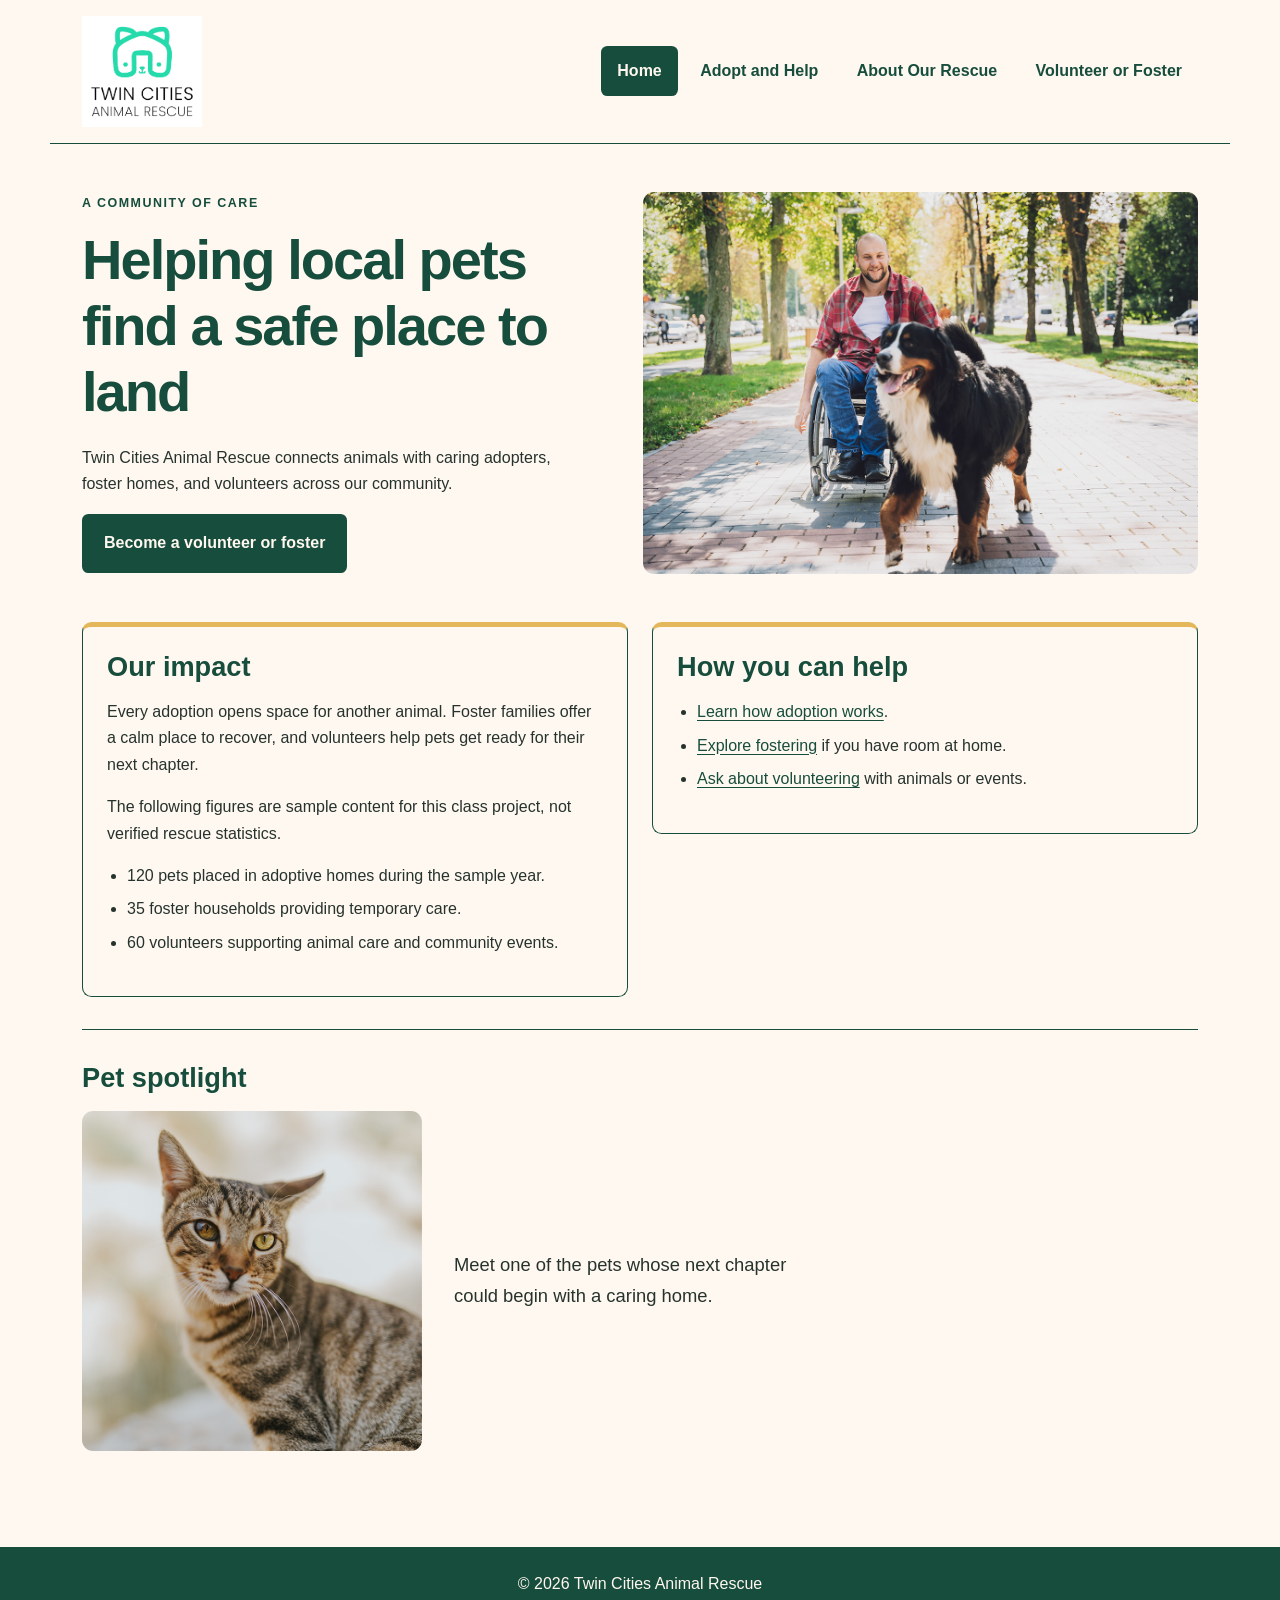
<file: index.html>
<!DOCTYPE html>
<html lang="en">
<head>
  <meta charset="UTF-8">
  <meta name="viewport" content="width=device-width, initial-scale=1.0">
  <title>Home | Twin Cities Animal Rescue</title>
  <link rel="stylesheet" href="styles.css">
  <script src="script.js" defer></script>
</head>
<body>
  <a class="skip-link" href="#main-content">Skip to main content</a>
  <header>
    <a class="brand" href="index.html"><img src="rescue-logo_c(2).png" alt="Twin Cities Animal Rescue logo"
      width="180"></a>
    <nav aria-label="Main navigation">
      <ul>
        <li><a href="index.html" aria-current="page">Home</a></li>
        <li><a href="services.html">Adopt and Help</a></li>
        <li><a href="about.html">About Our Rescue</a></li>
        <li><a href="contact.html">Volunteer or Foster</a></li>
      </ul>
    </nav>
  </header>
  <main id="main-content">
    <section class="hero" aria-labelledby="welcome-heading">
      <div class="hero-copy">
        <p class="eyebrow">A community of care</p>
    <h1 id="welcome-heading">Helping local pets find a safe place to land</h1>
    <p>Twin Cities Animal Rescue connects animals with caring adopters, foster homes, and
      volunteers across our community.</p>
        <a class="button" href="contact.html">Become a volunteer or foster</a>
      </div>
    <picture>
      <source media="(min-width: 700px)" srcset="rescue-feature-large_c(2).png">
      <img src="rescue-feature-small_c(2).png" alt="A person using a wheelchair walking a
        large dog on a tree-lined path" width="600">
    </picture>
    </section>
    <div class="home-columns">
    <section aria-labelledby="impact-heading">
      <h2 id="impact-heading">Our impact</h2>
      <p>Every adoption opens space for another animal. Foster families offer a calm place to
        recover, and volunteers help pets get ready for their next chapter.</p>
      <p>The following figures are sample content for this class project, not verified rescue
        statistics.</p>
      <ul>
        <li>120 pets placed in adoptive homes during the sample year.</li>
        <li>35 foster households providing temporary care.</li>
        <li>60 volunteers supporting animal care and community events.</li>
      </ul>
    </section>
    <section aria-labelledby="help-heading">
      <h2 id="help-heading">How you can help</h2>
      <ul>
        <li><a href="services.html#adoption">Learn how adoption works</a>.</li>
        <li><a href="services.html#foster">Explore fostering</a> if you have room at
          home.</li>
        <li><a href="contact.html">Ask about volunteering</a> with animals or events.</li>
      </ul>
    </section>
    </div>
    <section class="spotlight" aria-labelledby="spotlight-heading">
      <h2 id="spotlight-heading">Pet spotlight</h2>
      <figure class="spotlight-figure">
        <img src="rescue-pet-spotlight_c(2).png" alt="Tabby cat looking toward the camera"
          width="500">
        <figcaption>Meet one of the pets whose next chapter could begin with a caring
          home.</figcaption>
      </figure>
    </section>
  </main>
  <footer><p>&copy; 2026 Twin Cities Animal Rescue</p></footer>
</body>
</html>
</file>
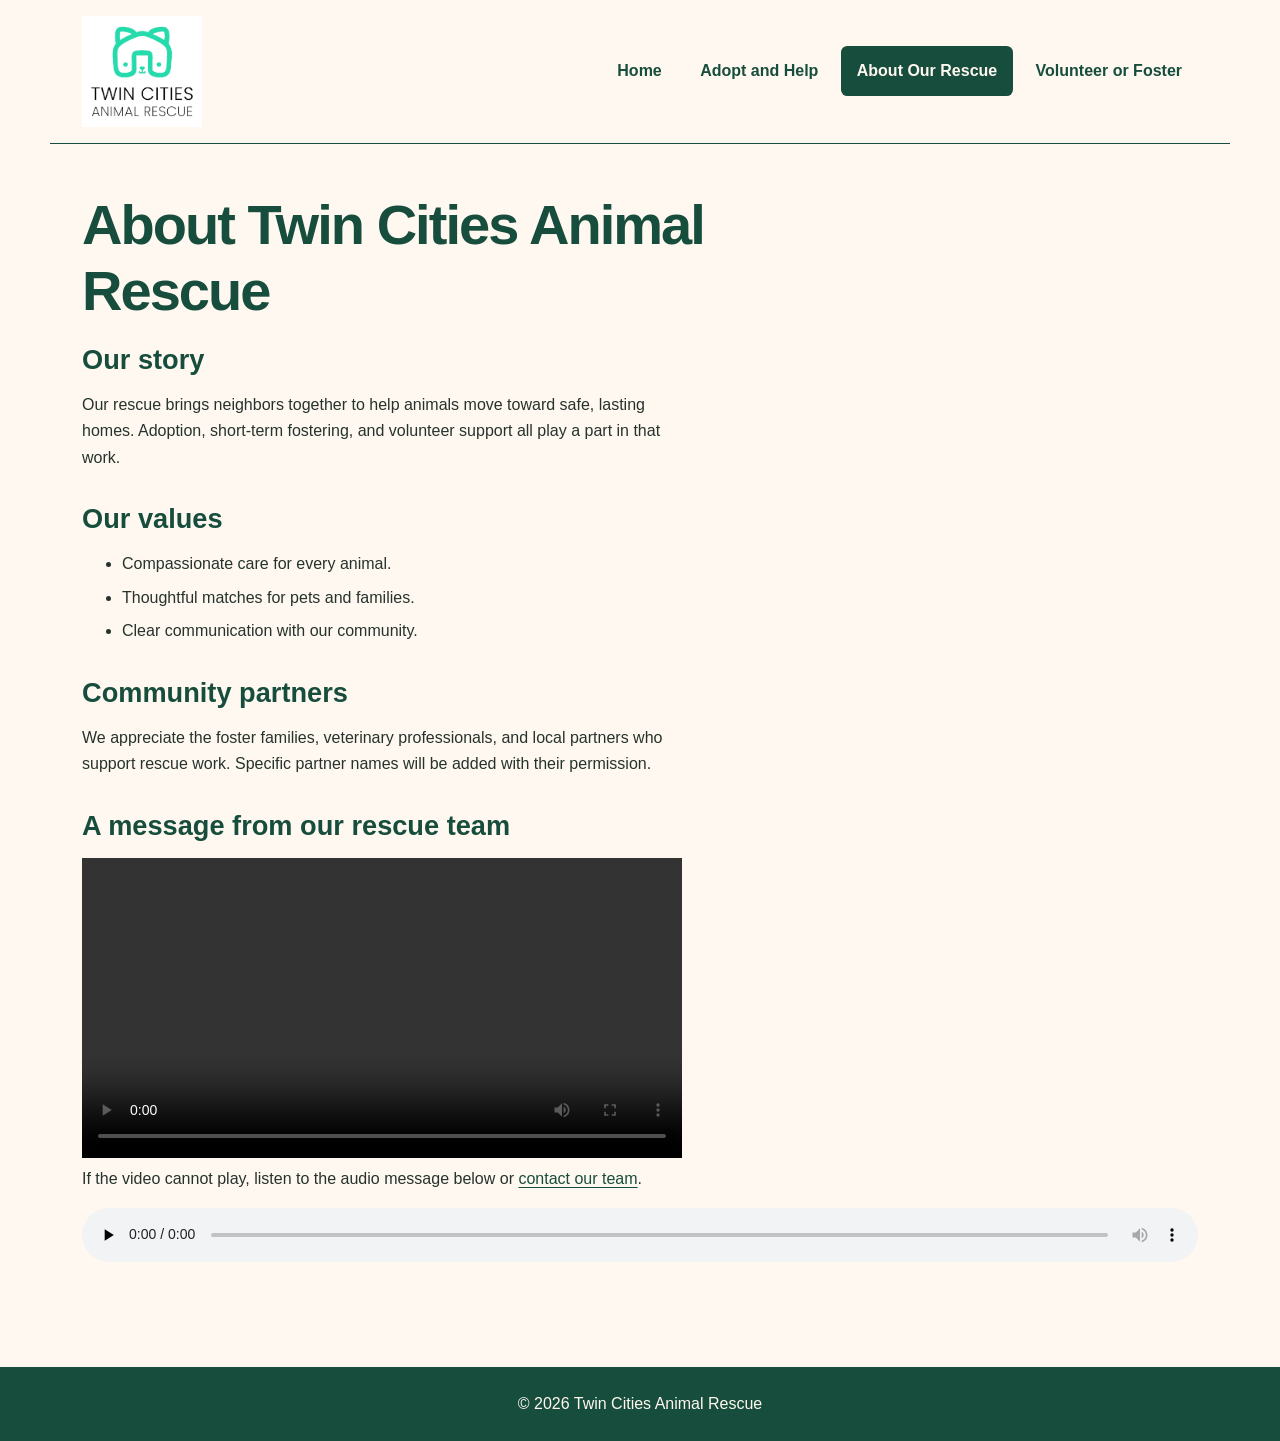
<file: about.html>
<!DOCTYPE html>
<html lang="en">
<head>
  <meta charset="UTF-8">
  <meta name="viewport" content="width=device-width, initial-scale=1.0">
  <title>About Our Rescue | Twin Cities Animal Rescue</title>
  <link rel="stylesheet" href="styles.css">
  <script src="script.js" defer></script>
</head>
<body>
  <a class="skip-link" href="#main-content">Skip to main content</a>
  <header>
    <a class="brand" href="index.html"><img src="rescue-logo_c(2).png" alt="Twin Cities Animal Rescue logo"
      width="180"></a>
    <nav aria-label="Main navigation">
      <ul>
        <li><a href="index.html">Home</a></li>
        <li><a href="services.html">Adopt and Help</a></li>
        <li><a href="about.html" aria-current="page">About Our Rescue</a></li>
        <li><a href="contact.html">Volunteer or Foster</a></li>
      </ul>
    </nav>
  </header>
  <main id="main-content">
    <h1>About Twin Cities Animal Rescue</h1>
    <section aria-labelledby="story-heading">
      <h2 id="story-heading">Our story</h2>
      <p>Our rescue brings neighbors together to help animals move toward safe, lasting homes.
        Adoption, short-term fostering, and volunteer support all play a part in that
        work.</p>
    </section>
    <section aria-labelledby="values-heading">
      <h2 id="values-heading">Our values</h2>
      <ul>
        <li>Compassionate care for every animal.</li>
        <li>Thoughtful matches for pets and families.</li>
        <li>Clear communication with our community.</li>
      </ul>
    </section>
    <section aria-labelledby="partners-heading">
      <h2 id="partners-heading">Community partners</h2>
      <p>We appreciate the foster families, veterinary professionals, and local partners who
        support rescue work. Specific partner names will be added with their permission.</p>
    </section>
    <section aria-labelledby="message-heading">
      <h2 id="message-heading">A message from our rescue team</h2>
      <video controls width="600" preload="metadata">
        <source src="rescue-message_c(2).mp4" type="video/mp4">
        Your browser does not support video playback. Please contact us to learn more about
          the rescue.
      </video>
      <p>If the video cannot play, listen to the audio message below or <a
        href="contact.html">contact our team</a>.</p>
      <audio controls preload="none">
        <source src="rescue-message_c(2).mp3" type="audio/mpeg">
        Your browser does not support audio playback. Please contact our team.
      </audio>
    </section>
  </main>
  <footer><p>&copy; 2026 Twin Cities Animal Rescue</p></footer>
</body>
</html>
</file>
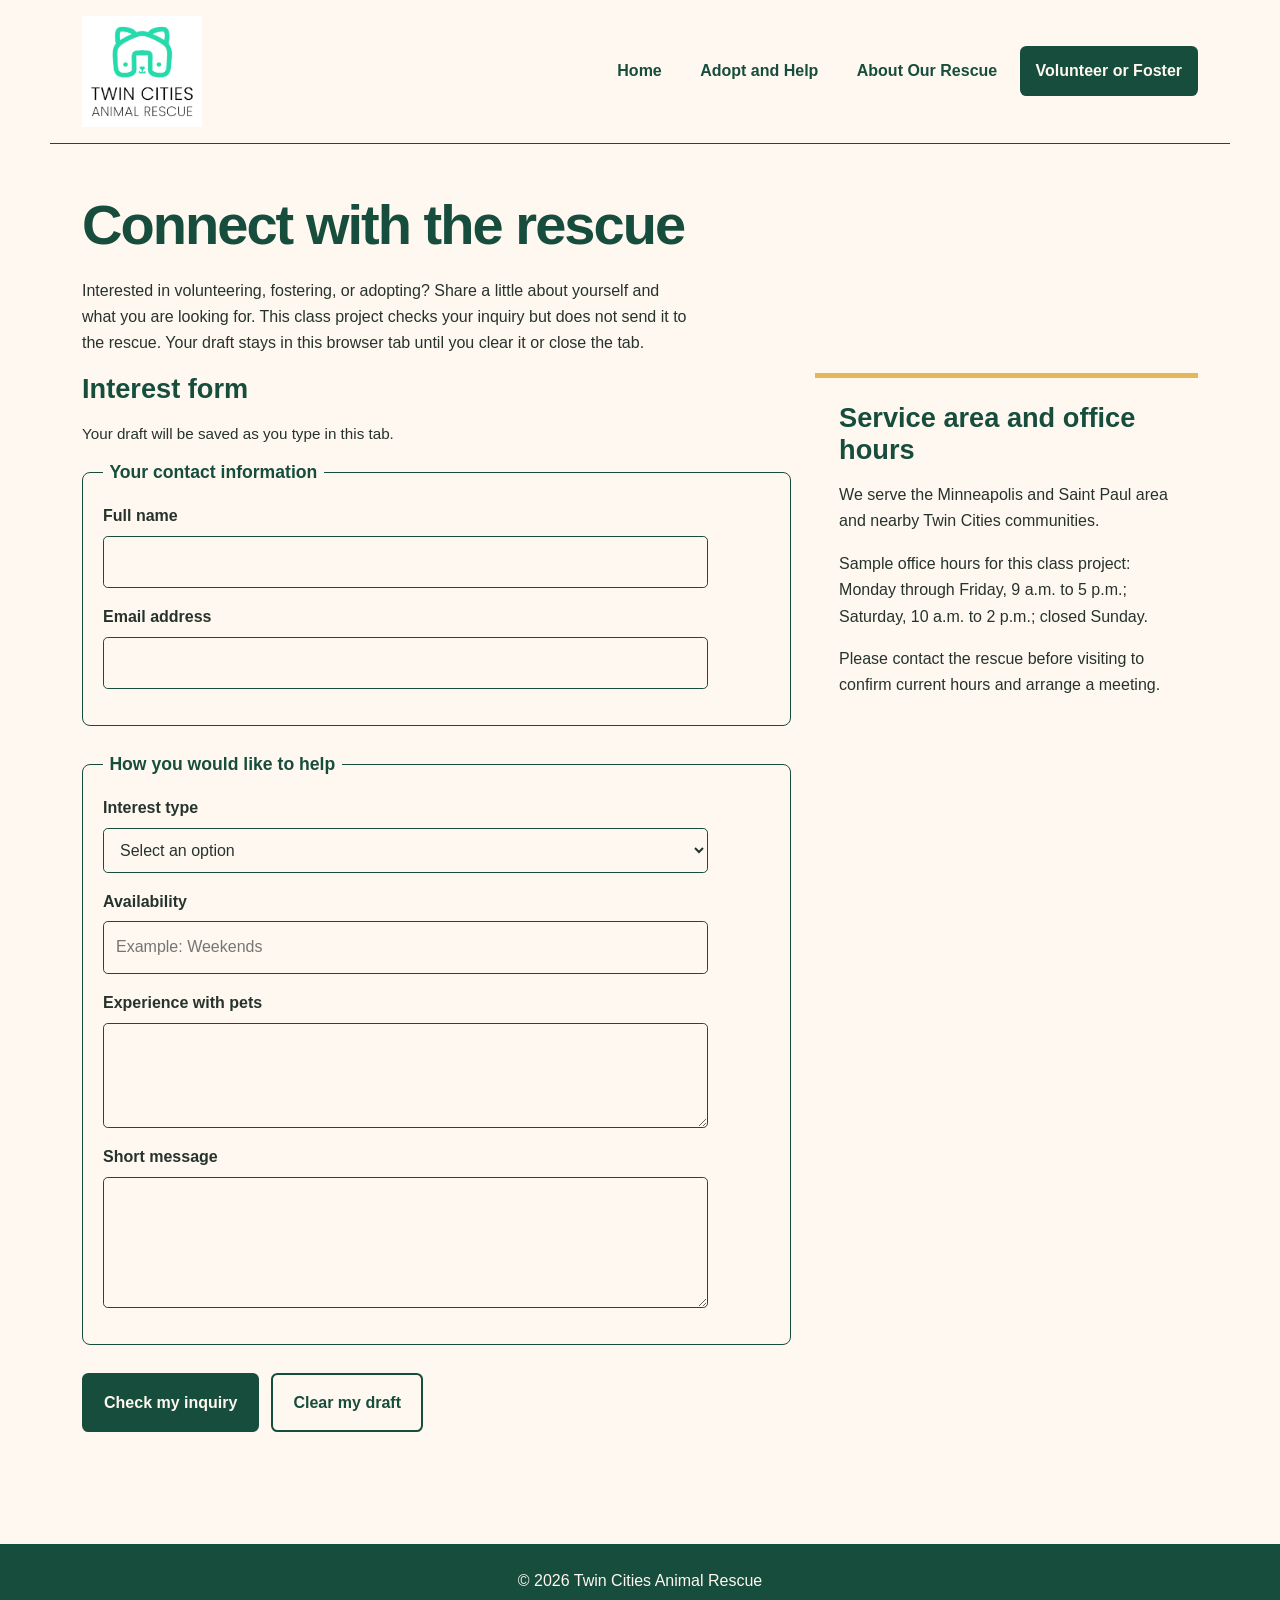
<file: contact.html>
<!DOCTYPE html>
<html lang="en">
<head>
  <meta charset="UTF-8">
  <meta name="viewport" content="width=device-width, initial-scale=1.0">
  <title>Volunteer or Foster | Twin Cities Animal Rescue</title>
  <link rel="stylesheet" href="styles.css">
  <script src="script.js" defer></script>
</head>
<body>
  <a class="skip-link" href="#main-content">Skip to main content</a>
  <header>
    <a class="brand" href="index.html"><img src="rescue-logo_c(2).png" alt="Twin Cities Animal Rescue logo"
      width="180"></a>
    <nav aria-label="Main navigation">
      <ul>
        <li><a href="index.html">Home</a></li>
        <li><a href="services.html">Adopt and Help</a></li>
        <li><a href="about.html">About Our Rescue</a></li>
        <li><a href="contact.html" aria-current="page">Volunteer or Foster</a></li>
      </ul>
    </nav>
  </header>
  <main id="main-content">
    <h1>Connect with the rescue</h1>
    <p>Interested in volunteering, fostering, or adopting? Share a little about yourself and
      what you are looking for. This class project checks your inquiry but does not send it to the rescue. Your draft stays in this browser tab until you clear it or close the tab.</p>
    <div class="contact-columns">
    <section aria-labelledby="form-heading">
      <h2 id="form-heading">Interest form</h2>
      <form id="interest-form" action="#" method="post">
        <p id="draft-status" role="status"></p>
        <fieldset>
          <legend>Your contact information</legend>
          <p><label for="full-name">Full name</label><br>
          <input id="full-name" name="full-name" type="text" autocomplete="name" required
            minlength="2">
          <span id="full-name-error" class="field-error" aria-live="polite"></span></p>
          <p><label for="email">Email address</label><br>
          <input id="email" name="email" type="email" autocomplete="email" required>
          <span id="email-error" class="field-error" aria-live="polite"></span></p>
        </fieldset>
        <fieldset>
          <legend>How you would like to help</legend>
          <p><label for="interest">Interest type</label><br>
          <select id="interest" name="interest" required>
            <option value="">Select an option</option>
            <option value="volunteer">Volunteer</option>
            <option value="foster">Foster</option>
            <option value="adoption">Adoption information</option>
          </select>
          <span id="interest-error" class="field-error" aria-live="polite"></span></p>
          <p><label for="availability">Availability</label><br>
          <input id="availability" name="availability" type="text" required
            placeholder="Example: Weekends">
          <span id="availability-error" class="field-error" aria-live="polite"></span></p>
          <p><label for="experience">Experience with pets</label><br>
          <textarea id="experience" name="experience" rows="3" required></textarea>
          <span id="experience-error" class="field-error" aria-live="polite"></span></p>
          <p><label for="message">Short message</label><br>
          <textarea id="message" name="message" rows="4" required
            minlength="10"></textarea>
          <span id="message-error" class="field-error" aria-live="polite"></span></p>
        </fieldset>
        <div class="form-actions">
          <button type="submit">Check my inquiry</button>
          <button id="clear-draft" class="secondary-button" type="button">Clear my draft</button>
        </div>
        <p id="form-status" role="status"></p>
      </form>
    </section>
    <section aria-labelledby="area-heading">
      <h2 id="area-heading">Service area and office hours</h2>
      <p>We serve the Minneapolis and Saint Paul area and nearby Twin Cities communities.</p>
      <p>Sample office hours for this class project: Monday through Friday, 9 a.m. to 5 p.m.;
        Saturday, 10 a.m. to 2 p.m.; closed Sunday.</p>
      <p>Please contact the rescue before visiting to confirm current hours and arrange a
        meeting.</p>
    </section>
    </div>
  </main>
  <footer><p>&copy; 2026 Twin Cities Animal Rescue</p></footer>
</body>
</html>
</file>
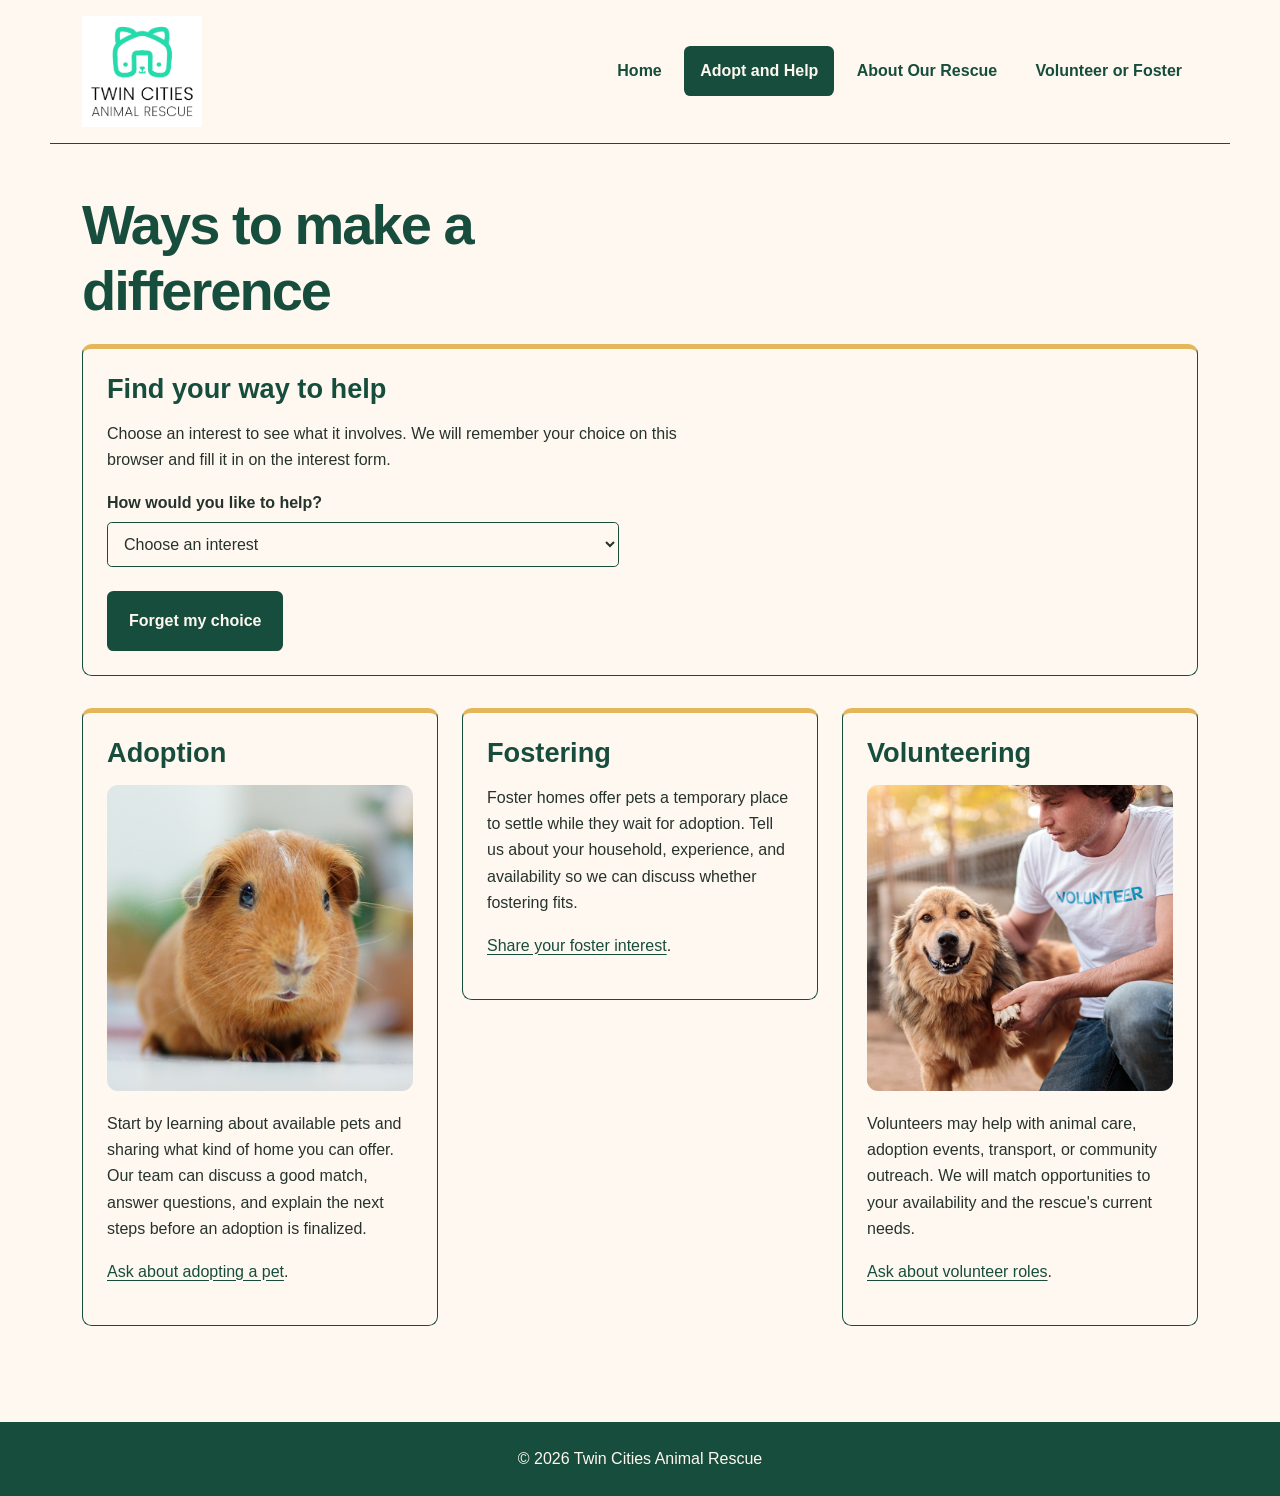
<file: services.html>
<!DOCTYPE html>
<html lang="en">
<head>
  <meta charset="UTF-8">
  <meta name="viewport" content="width=device-width, initial-scale=1.0">
  <title>Adopt and Help | Twin Cities Animal Rescue</title>
  <link rel="stylesheet" href="styles.css">
  <script src="script.js" defer></script>
</head>
<body>
  <a class="skip-link" href="#main-content">Skip to main content</a>
  <header>
    <a class="brand" href="index.html"><img src="rescue-logo_c(2).png" alt="Twin Cities Animal Rescue logo"
      width="180"></a>
    <nav aria-label="Main navigation">
      <ul>
        <li><a href="index.html">Home</a></li>
        <li><a href="services.html" aria-current="page">Adopt and Help</a></li>
        <li><a href="about.html">About Our Rescue</a></li>
        <li><a href="contact.html">Volunteer or Foster</a></li>
      </ul>
    </nav>
  </header>
  <main id="main-content">
    <h1>Ways to make a difference</h1>
    <section class="interest-planner" aria-labelledby="planner-heading">
      <h2 id="planner-heading">Find your way to help</h2>
      <p>Choose an interest to see what it involves. We will remember your choice on this browser and fill it in on the interest form.</p>
      <label for="help-choice">How would you like to help?</label>
      <select id="help-choice">
        <option value="">Choose an interest</option>
        <option value="volunteer">Volunteer</option>
        <option value="foster">Foster</option>
        <option value="adoption">Adoption information</option>
      </select>
      <div id="interest-result" aria-live="polite" aria-atomic="true"></div>
      <p id="choice-status" role="status"></p>
      <button id="clear-choice" type="button">Forget my choice</button>
      <noscript><p>Visit the sections below and contact our team to explore ways to help.</p></noscript>
    </section>
    <div class="service-columns">
    <section id="adoption" aria-labelledby="adoption-heading">
      <h2 id="adoption-heading">Adoption</h2>
      <img src="rescue-pet_c(2).png" alt="Brown guinea pig facing the camera" width="450">
      <p>Start by learning about available pets and sharing what kind of home you can offer.
        Our team can discuss a good match, answer questions, and explain the next steps before
        an adoption is finalized.</p>
      <p><a href="contact.html">Ask about adopting a pet</a>.</p>
    </section>
    <section id="foster" aria-labelledby="foster-heading">
      <h2 id="foster-heading">Fostering</h2>
      <p>Foster homes offer pets a temporary place to settle while they wait for adoption.
        Tell us about your household, experience, and availability so we can discuss whether
        fostering fits.</p>
      <p><a href="contact.html">Share your foster interest</a>.</p>
    </section>
    <section id="volunteer" aria-labelledby="volunteer-heading">
      <h2 id="volunteer-heading">Volunteering</h2>
      <img src="rescue-volunteer_c(2).png" alt="Volunteer beside a golden dog at the rescue"
        width="450">
      <p>Volunteers may help with animal care, adoption events, transport, or community
        outreach. We will match opportunities to your availability and the rescue's current
        needs.</p>
      <p><a href="contact.html">Ask about volunteer roles</a>.</p>
    </section>
    </div>
  </main>
  <footer><p>&copy; 2026 Twin Cities Animal Rescue</p></footer>
</body>
</html>
</file>
<file: styles.css>
/* Shared mobile-first design: four main colors and one font family. */
:root {
  --cream: #FFF8F0;
  --green: #174D3C;
  --charcoal: #26332D;
  --gold: #E4B85A;
}
* { box-sizing: border-box; }
body { margin: 0; background: var(--cream); color: var(--charcoal); font-family: Arial, sans-serif; font-size: 1rem; line-height: 1.65; }
a { color: var(--green); text-underline-offset: .2em; }
a:hover { text-decoration-thickness: .16em; }
a:focus-visible, button:focus-visible, input:focus-visible, select:focus-visible, textarea:focus-visible { outline: 3px solid var(--green); outline-offset: 4px; }
.skip-link { position: absolute; top: .5rem; left: .5rem; transform: translateY(-200%); background: var(--cream); padding: .75rem; z-index: 2; }
.skip-link:focus { transform: translateY(0); }
header { max-width: 1180px; margin: auto; padding: 1rem 1.25rem; display: flex; flex-direction: column; align-items: center; gap: 1rem; border-bottom: 1px solid var(--green); }
.brand { display: block; }
.brand img { display: block; width: 120px; height: auto; }
nav { width: 100%; }
nav ul { list-style: none; padding: 0; margin: 0; display: flex; flex-wrap: wrap; justify-content: center; gap: .4rem; }
nav li { flex: 1 1 42%; }
nav a { display: block; text-align: center; padding: .7rem .6rem; border-radius: .4rem; text-decoration: none; font-weight: 700; }
nav a[aria-current="page"], nav a:hover { background: var(--green); color: var(--cream); }
main { max-width: 1180px; margin: auto; padding: 2rem 1.25rem 3rem; }
h1, h2, legend { color: var(--green); line-height: 1.18; }
h1 { font-size: 2.3rem; letter-spacing: -.035em; max-width: 20ch; margin: 0 0 1.25rem; }
h2 { font-size: 1.7rem; margin: 0 0 1rem; }
p { margin: 0 0 1rem; max-width: 68ch; }
section { margin-bottom: 2rem; min-width: 0; }
img, video { max-width: 100%; height: auto; }
audio { max-width: 100%; width: 100%; }
main img { display: block; border-radius: .7rem; }
.hero { display: flex; flex-direction: column; gap: 1.75rem; align-items: center; margin-bottom: 3rem; }
.hero-copy, .hero picture { width: 100%; min-width: 0; }
.hero picture img { width: 100%; }
.eyebrow { font-weight: 700; text-transform: uppercase; letter-spacing: .12em; font-size: .78rem; color: var(--green); margin-bottom: .85rem; }
.button, button { display: inline-block; padding: .9rem 1.25rem; border: 2px solid var(--green); border-radius: .4rem; background: var(--green); color: var(--cream); font: inherit; font-weight: 700; text-decoration: none; cursor: pointer; }
.button:hover, button:hover { background: var(--charcoal); }
.home-columns, .service-columns, .contact-columns { display: flex; flex-direction: column; gap: 1.5rem; }
.home-columns section, .service-columns section { padding: 1.5rem; border: 1px solid var(--green); border-top: 5px solid var(--gold); border-radius: .6rem; }
.home-columns ul { padding-left: 1.25rem; }
li + li { margin-top: .45rem; }
nav li + li { margin-top: 0; }
figure { margin: 0; }
.spotlight { border-top: 1px solid var(--green); padding-top: 2rem; }
.spotlight-figure { display: flex; flex-direction: column; gap: 1.25rem; align-items: flex-start; }
.spotlight-figure img { width: 100%; max-width: 340px; }
figcaption { max-width: 36ch; font-size: 1.15rem; }
.service-columns img { width: 100%; margin-bottom: 1.25rem; }
fieldset { margin: 0 0 1.75rem; border: 1px solid var(--green); border-radius: .5rem; padding: 1.25rem; min-width: 0; }
legend { font-weight: 700; padding: 0 .4rem; font-size: 1.1rem; }
label { font-weight: 700; }
input, select, textarea { display: block; width: 100%; margin-top: .4rem; border: 1px solid var(--green); border-radius: .3rem; padding: .75rem; font: inherit; color: var(--charcoal); background: var(--cream); }
textarea { resize: vertical; min-height: 6rem; }
form br { display: none; }
footer { background: var(--green); color: var(--cream); padding: 1.5rem 1.25rem; text-align: center; }
footer p { margin: 0 auto; }
/* Wider screens gain horizontal navigation and Flexbox content columns. */
@media (min-width: 48rem) {
  header { flex-direction: row; justify-content: space-between; padding: 1rem 2rem; }
  nav { width: auto; }
  nav li { flex: 0 1 auto; }
  nav a { padding: .75rem 1rem; }
  main { padding: 3rem 2rem 4rem; }
  h1 { font-size: 3.5rem; }
  .hero { flex-direction: row; gap: 3rem; }
  .hero-copy { flex: 1 1 48%; }
  .hero picture { flex: 1 1 52%; }
  .home-columns, .service-columns, .contact-columns { flex-direction: row; align-items: flex-start; }
  .home-columns section { flex: 1 1 50%; }
  .service-columns section { flex: 1 1 33%; }
  .contact-columns > section:first-child { flex: 2 1 65%; }
  .contact-columns > section:last-child { flex: 1 1 35%; padding: 1.5rem; border-top: 5px solid var(--gold); }
  .spotlight-figure { flex-direction: row; align-items: center; gap: 2rem; }
}

/* Task 4: selector, inline feedback, and saved draft controls. */
.interest-planner { padding: 1.5rem; border: 1px solid var(--green); border-top: 5px solid var(--gold); border-radius: .6rem; }
.interest-planner select { max-width: 32rem; }
#interest-result { margin-top: 1.5rem; }
#interest-result h3 { color: var(--green); margin: 0 0 .5rem; }
#choice-status, #draft-status { font-size: .95rem; }
.field-error { display: block; font-weight: 700; color: var(--charcoal); margin-top: .4rem; }
.field-error:empty { display: none; }
[aria-invalid="true"] { border: 3px solid var(--charcoal); }
.form-actions { display: flex; flex-wrap: wrap; gap: .75rem; }
.secondary-button { color: var(--green); background: var(--cream); }
.secondary-button:hover { color: var(--cream); }
#form-status { margin-top: 1rem; font-weight: 700; }
</file>
